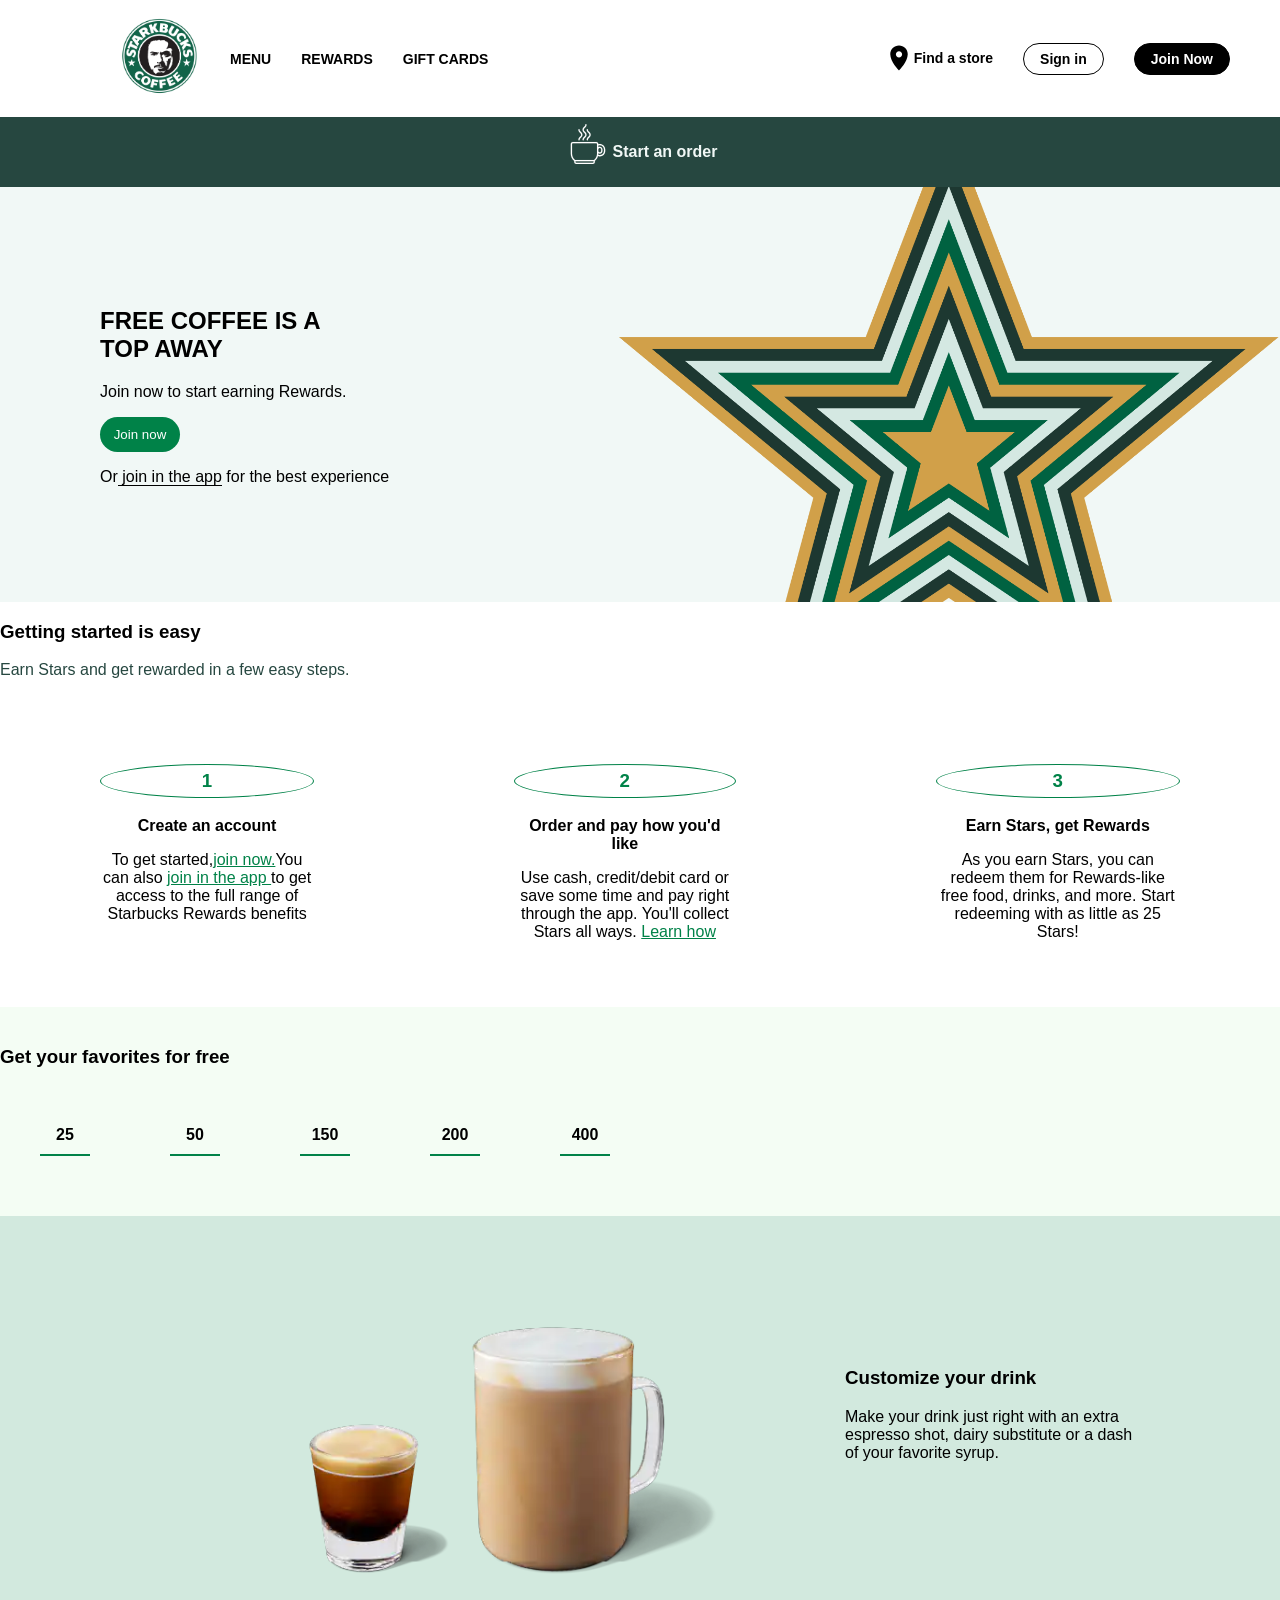
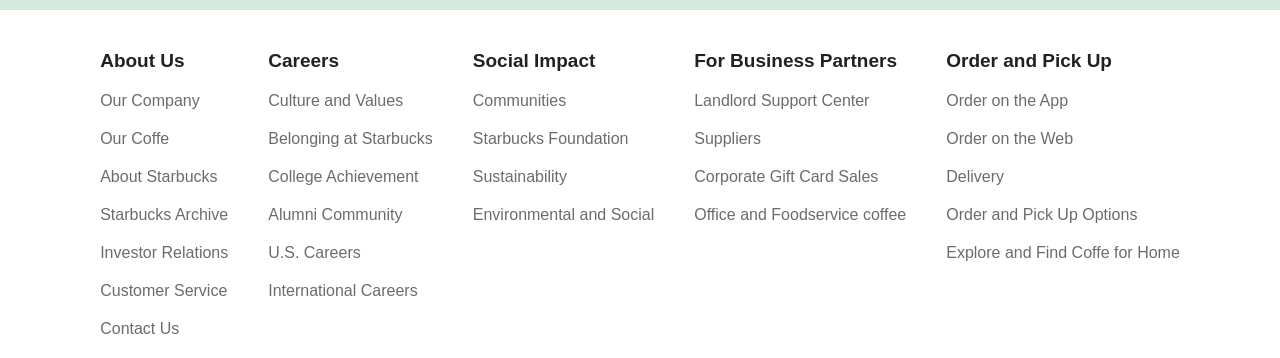
<file: index.html>
<!DOCTYPE html>
<html>
  <header>
    <meta charset="utf-8">
    <link rel="stylesheet" href="styles.css">
  </header>
  <body>

    <!-------------------->
    <navbar class="mob-navbar">
        <ul class="navbar-list-mobile">
          <li><img src="assets/logo.png" class="logo"></li>
          <li><img src="assets/hamburger-button-svgrepo-com.svg" class="logo"></li>
        </ul>
    </navbar>
    <!----Navbar----->
    <navbar class="navbar">
        <ul class="navbar-list">
          <li class="navbar-list-item"><img src="assets/logo.png" class="logo navbar-list-item-link"></li>
          <li class="navbar-list-item"><a href="" class="navbar-list-item-link">MENU</a></li>
          <li class="navbar-list-item"><a href="" class="navbar-list-item-link">REWARDS</a></li>
          <li class="navbar-list-item"><a href="" class="navbar-list-item-link">GIFT CARDS</a></li>
        </ul>

        <ul class="navbar-list">
          <li class="navbar-list-item"><a class="navbar-list-item-link" id="location"><img src="assets/location-point-svgrepo-com.svg" alt="" id="logo-location">Find a store</a></li>
          <li class="navbar-list-item"><button class="navbar-list-item-link sign_but">Sign in</button></li>
          <li class="navbar-list-item"><button class="navbar-list-item-link join_but">Join Now</button></li>
        </ul>

    </navbar>

    <!------Top-Banner------>
    <div class="banner-top">
      <img class="banner-top-item" id="top-banner-cup" src="assets/coffee-cup-svgrepo-com (1).svg" >
      <p class="banner-top-item">Start an order</p>
    </div>

    <!-------hero--------->
    <article class="hero">
        <h1 class="hero-title">FREE COFFEE IS A TOP AWAY</h1>
        <p class="hero-title-text">Join now to start earning Rewards.</p>
        <button class="hero-button">Join now</button>
        <p class="hero-button-text">Or<span class="hero-button-text-span"> join in the app</span> for the best experience</p>
    </article>

    <!---Offer Section--->
    <article class="offers-section">
        <h3 class="offers-title">Getting started is easy</h3>
        <p class="offers-description">Earn Stars and get rewarded in a few easy steps.</p>
          <div class="offers">
            <!------Step1------->
            <div class="offer-section">
              <h3 class="offer-section-title">1</h3>
              <p class="offer-section-paragraph">Create an account</p>
              <p class="offer-section-description">To get started,<a href="" class="offers-links-description">join now.</a>You can also <a href="" class="offers-links-description">join in the app </a>to get access to the full range of Starbucks Rewards benefits</p>
            </div>

            <!------Step2------->
            <div class="offer-section">
              <h3 class="offer-section-title">2</h3>
              <p class="offer-section-paragraph">Order and pay how you'd like</p>
              <p class="offer-section-description">Use cash, credit/debit card or save some time and pay right through the app. You'll collect Stars all ways. <a href="" class="offers-links-description">Learn how</a></p>
            </div>

            <!-----Step3-------->
            <div class="offer-section">
              <h3 class="offer-section-title">3</h3>
              <p class="offer-section-paragraph">Earn Stars, get Rewards</p>
              <p class="offer-section-description">As you earn Stars, you can redeem them for Rewards-like free food, drinks, and more. Start redeeming with as little as 25 Stars!</p>
            </div>
          </div>
    </article>

      <!------------Product section--------------->
    <article class="product-drink">
      <h3 class="product-drink-title">Get your favorites for free</h3>
      <ul class="product-drink-list">
        <li class="product-drink-list-item">25</li>
        <li class="product-drink-list-item">50</li>
        <li class="product-drink-list-item">150</li>
        <li class="product-drink-list-item">200</li>
        <li class="product-drink-list-item">400</li>
      </ul>


    </article>
        <section class="product-drink-coffe">
        <img class="bottom-logo-coffe" src="assets/coffee.png">
        <div class="prodcut-drink-description">
        <h3 class="product-drink-coffe-title">Customize your drink</h3>
        <p class="product-drink-coffe-description">Make your drink just right with an extra espresso shot, dairy substitute or a dash of your favorite syrup.</p>
        </div>
      </section>

      <!---------Footer-------->
      <article class="footer-info-section">
          <!--About--->
          <div class="footer-info">
              <h2 class="footer-info-title padding_footer">About Us</h2>
              <a class="footer-info-description" href="">Our Company</a>
              <a class="footer-info-description" href="">Our Coffe</a>
              <a class="footer-info-description" href="">About Starbucks</a>
              <a class="footer-info-description" href="">Starbucks Archive</a>
              <a class="footer-info-description" href="">Investor Relations</a>
              <a class="footer-info-description" href="">Customer Service</a>
              <a class="footer-info-description" href="">Contact Us</a>
          </div>

          <!--Careers--->
          <div class="footer-info">
              <h2 class="footer-info-title padding_footer" >Careers</h2>
              <a class="footer-info-description" href="">Culture and Values</a>
              <a class="footer-info-description" href="">Belonging at Starbucks</a>
              <a class="footer-info-description" href="">College Achievement</a>
              <a class="footer-info-description" href="">Alumni Community</a>
              <a class="footer-info-description" href="">U.S. Careers</a>
              <a class="footer-info-description" href="">International Careers</a>
          </div>

          <!--Social Impact--->
          <div class="footer-info">
              <h2 class="footer-info-title padding_footer">Social Impact</h2>
              <a class="footer-info-description" href="">Communities</a>
              <a class="footer-info-description" href="">Starbucks Foundation</a>
              <a class="footer-info-description" href="">Sustainability</a>
              <a class="footer-info-description" href="">Environmental and Social</a>
          </div>

         <!--Fot Business Partners--->
          <div class="footer-info">
              <h2 class="footer-info-title padding_footer">For Business Partners</h2>
              <a class="footer-info-description" href="">Landlord Support Center</a>
              <a class="footer-info-description" href="">Suppliers</a>
              <a class="footer-info-description" href="">Corporate Gift Card Sales</a>
              <a class="footer-info-description" href="">Office and Foodservice coffee</a>
          </div>

         <!--Order and Pick Up--->
          <div class="footer-info">
              <h2 class="footer-info-title padding_footer">Order and Pick Up</h2>
              <a class="footer-info-description" href="">Order on the App</a>
              <a class="footer-info-description" href="">Order on the Web</a>
              <a class="footer-info-description" href="">Delivery</a>
              <a class="footer-info-description" href="">Order and Pick Up Options</a>
              <a class="footer-info-description" href="">Explore and Find Coffe for Home</a>
          </div>
      </article>
  </body>
</html>
</file>
<file: styles.css>
/**General Style**/
body {
  margin: 0;
  padding: 0;
  font-family: Arial, Helvetica, sans-serif;
}

.logo {
  width: 80px;
}

.navbar {
  display: flex;
  justify-content: space-between;
  padding-left: 50px;
  padding-right: 50px;
}

.navbar-list {
  display: flex;
  list-style: none;
  align-items: center;
}

.navbar-list-item-link {
  margin-left: 30px;
  text-decoration: none;
  font-size: 14px;
  color: black;
  font-weight: bolder;
  padding-bottom: 2px;
}

.navbar-list-item-link:hover {
  color: #008248;
}

#logo-location {
  width: 30px;
}

#location {
  display: flex;
  align-items: center;
}

.sign_but{
  padding: 7px 16px;
  background-color: white;
  border-radius: 30px;
  border: 1px solid black;
}

.sign_but:hover {
 background-color: #f1f8f6;
 color: black;
}

.join_but {
  padding: 7px 16px;
  background-color: black;
  border-radius: 30px;
  border: 1px solid black;
  color: white;
}

.banner-top {
  padding-top: 10px;
  background-color: #264740;
  height: 60px;
  display: flex;
  color: #f1f8f6;
  font-weight: bolder;
  align-content: center;
  justify-content: center;
}

.banner-top:hover {
  background-color: #1b322d;
}

#top-banner-cup {
  width: 40px;
  height: 40px;
  margin-top: -3px;
}

.banner-top-item {
  margin-left: 5px;
}

.hero {
  padding: 100px;
  background-color: #f1f8f6;
  background-image: url(assets/xl-hero-desktop_2021.png);
  background-size: cover;
  height: 100%;
  align-content: center;
}

.hero-title {
  width: 250px;
}

.hero-button {
  background-color: white;
  padding: 10px;
  color: white;
  background-color: #008248;
  border: none;
  border-radius: 20px;
  width: 80px;

}

.hero-button-text-span {
  border-bottom: 1px solid black;
}

.offers-section {
  justify-items: center;
}

.offers {
 display: flex;
}

.offer-section {
  justify-items: center;
  text-align: center;
  padding: 50px 100px;
}

.offer-section-title {
  border: 1px solid #008248;
  padding: 5px 10px 5px 10px;
  border-radius: 50%;
  color: #008248;
}

.offer-section-paragraph {
  font-weight: bold;
}

.offers-description {
  color: #264740;
}

.offers-links-description {
  color: #008248;
}

.product-drink {
  justify-items: center;
  background-color:rgb(244, 253, 244);
  margin: 0;
  padding: 20px 0;
}

.product-drink-list {
  display: flex;
  list-style: none;
  padding: 0;
  margin: 0;
}
.product-drink-list-item {
  margin: 40px;
  font-weight: bold;
  border-bottom: 2px solid #008248;
  width: 50px;
  text-align: center;
  padding-bottom: 10px;
}

.product-drink-coffe {
  display: flex;
  align-items: center;
  background-color: #d2e9de;
  justify-content: center;
}

.product-drink-coffe-description {
  width: 290px;
}

.bottom-logo-coffe {
  width: 700px;
}

.footer-info-section {
  display: flex;
  justify-content: center;
  margin-top: 20px;

}
.footer-info-description {
  display: block;
  margin: 20px;
  color: #00000094;
  text-decoration: none;
  font-family: Arial, Helvetica, sans-serif;
  font-size: 16px;
}

.footer-info-description:hover {
  color: black;
}

.padding_footer {
  margin: 20px;
  color: #000000DE;
  font-size: 19px;
  font-family: Arial, Helvetica, sans-serif;
}

@media screen and (max-width: 1000px) {
  .body {
    padding: 0px;
    margin: 0px;
  }
  .navbar-list-item{
    display: none;
  }

  .offers {
    display: block;
  }

  .navbar {
    display: none;
  }

  .navbar-list-mobile {
    display: flex;
    list-style: none;
    margin: 0px;
    justify-content: space-between;
    width: 100%;
    padding: 20px;
    padding: 0px;
  }

  .logo {
    width: 60px;
  }

  .product-drink-coffe {
    display: block;
    text-align: center;
    justify-items: center;
    padding-bottom: 10px;
  }

  .hero {
  background-position: 50%;
  }

  .offer-section-title {
    padding: 30px;
  }

  .bottom-logo-coffe {
    width: 50%;
  }
}


@media screen and (min-width: 1000px) {
  .mob-navbar {
    display: none;
  }
}
</file>
